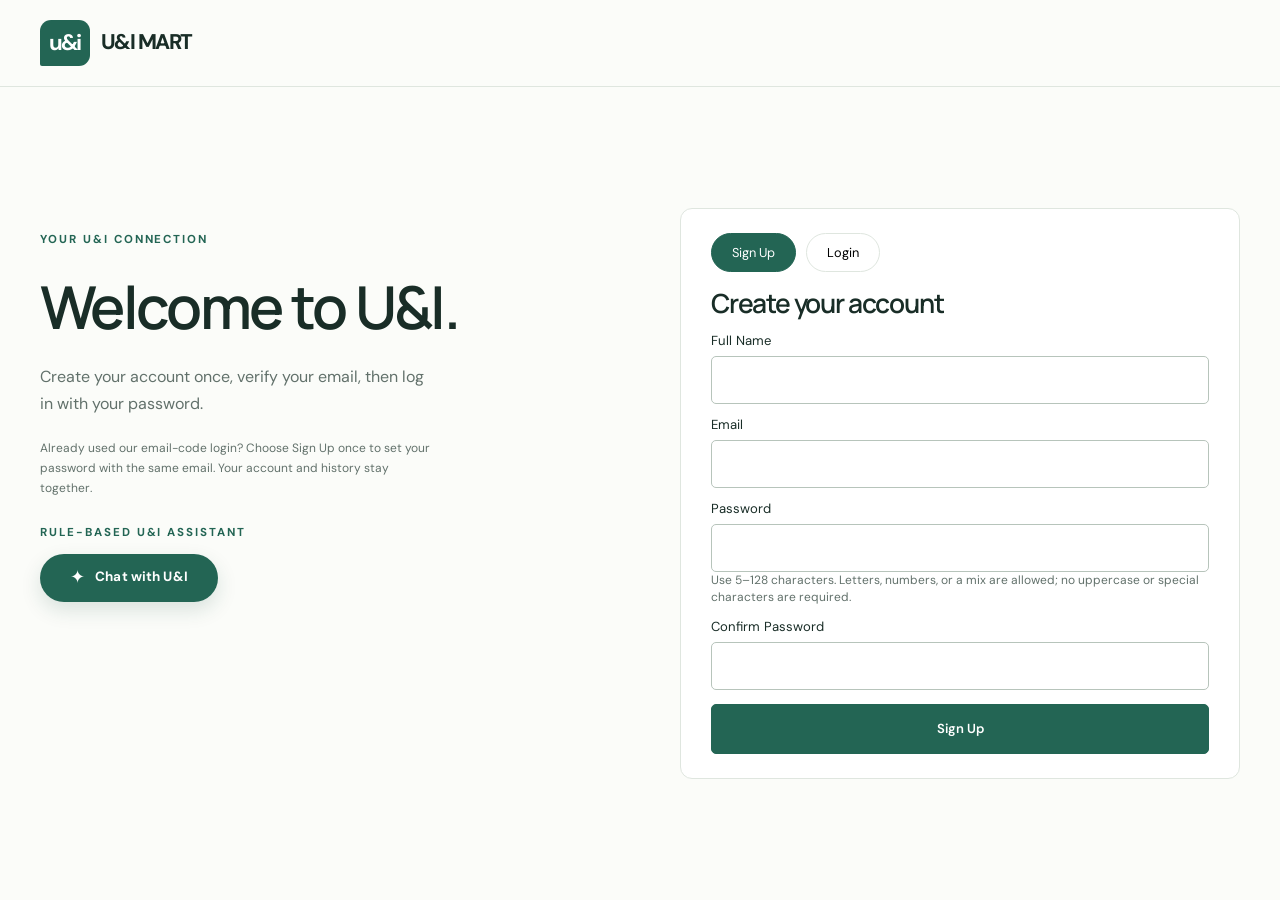
<file: index.html>
<!doctype html>
<html lang="en"><head><meta charset="utf-8"><meta name="viewport" content="width=device-width,initial-scale=1">
<title>U&amp;I Mart | One company. Three specialized branches.</title><meta name="description" content="Discover U&amp;I Mart: electronics in Abu Dhabi, furniture in Dubai, and hardware in Sharjah. Kitchen items across all three branches.">
<meta name="theme-color" content="#236554"><link rel="stylesheet" href="./assets/css/main.css?v=20260927-1"><link rel="stylesheet" href="./ai-assistant/css/ai-chatbot.css?v=20260923-1"><link rel="icon" type="image/svg+xml" href="./assets/images/favicon.svg"></head>
<body data-page="home" data-theme="home"><a class="skip-link" href="#main">Skip to content</a>
<header class="site-header" id="site-header"></header><div id="preview-notice" hidden class="preview-notice">Preview website · Products and promotions shown by the assistant are sample data.</div>
<main id="main"></main>
<noscript><p>This website requires JavaScript for navigation, branch information and the assistant.</p></noscript>
<footer class="site-footer" id="site-footer"></footer>
<script type="module" src="./assets/js/boot.js"></script></body></html>
</file>
<file: assets/css/main.css>
@import url('https://fonts.googleapis.com/css2?family=DM+Sans:wght@400;500;600;700&family=Manrope:wght@400;500;600;700;800&display=swap');
:root{--accent:#236554;--accent-dark:#174a3d;--accent-fill:var(--accent);--tint:#eaf1ed;--ink:#192d27;--muted:#62716b;--paper:#fbfcf9;--line:#dfe6df;--focus:#bc713c;--font-body:'DM Sans',sans-serif;--font-display:'Manrope',sans-serif}
body[data-theme="abu-dhabi"]{--accent:#7a1f3d;--accent-dark:#4d1026;--accent-fill:linear-gradient(135deg,#4d1026 0%,#7a1f3d 78%,#8b631d 100%);--tint:#f7eee9;--ink:#2d1820;--muted:#705a62;--line:#ead8d0;--focus:#9a6a18}
body[data-theme="dubai"]{--accent:#1556b8;--accent-dark:#0b2f6b;--accent-fill:linear-gradient(135deg,#0b2f6b 0%,#1556b8 76%,#0b7795 100%);--tint:#eaf4fb;--ink:#102a46;--muted:#526b80;--line:#d5e5f0;--focus:#087991}
body[data-theme="sharjah"]{--accent:#087461;--accent-dark:#064b42;--accent-fill:linear-gradient(135deg,#064b42 0%,#087461 76%,#0a766b 100%);--tint:#e8f5f1;--ink:#15362f;--muted:#526d66;--line:#d4e7e1;--focus:#08776c}
*{box-sizing:border-box}html{scroll-behavior:smooth;scroll-padding-top:110px}body{margin:0;background:var(--paper);color:var(--ink);font-family:var(--font-body);line-height:1.65}a{color:inherit;text-decoration:none}button,input,select{font:inherit}button,a,input,select{ -webkit-tap-highlight-color:transparent}button{cursor:pointer}button:disabled{cursor:wait;opacity:.6}a:focus-visible,button:focus-visible,input:focus-visible,select:focus-visible{outline:3px solid var(--focus);outline-offset:4px}img{display:block;width:100%;object-fit:cover}h1,h2,h3,h4,p{margin:0}h1,h2,h3,h4{font-family:var(--font-display);line-height:1.2;letter-spacing:-.045em}h1{font-size:clamp(2.6rem,4.8vw,4.65rem);font-weight:600}h2{font-size:clamp(2rem,3.2vw,2.85rem);font-weight:600}h3{font-size:1.5rem}p{color:var(--muted)}[hidden]{display:none!important}.container{width:min(1240px,calc(100% - 80px));margin:auto}.eyebrow{font-size:.72rem;text-transform:uppercase;letter-spacing:.17em;font-weight:700;color:var(--accent);margin-bottom:18px}.site-header{position:sticky;top:0;z-index:100;background:rgba(251,252,249,.97);border-bottom:1px solid var(--line)}.header-inner{height:86px;display:flex;align-items:center;justify-content:space-between;gap:25px}.logo{display:flex;align-items:center;gap:11px;flex-shrink:0}.logo-mark{background:var(--accent-fill);color:white;border-radius:11px 11px 11px 2px;padding:5px 9px;font-size:1.4rem;font-weight:700;letter-spacing:-.08em}.logo-name{font-size:1.33rem;font-weight:800;letter-spacing:-.07em}.logo small{display:block;font-size:.53rem;letter-spacing:.19em;font-weight:500;line-height:1.3}.nav{display:flex;align-items:center;gap:25px;font-size:.79rem;font-weight:500}.nav a{padding:9px 0;white-space:nowrap}.nav a[aria-current=page]{color:var(--accent);box-shadow:0 2px var(--accent)}.mobile-toggle{display:none;border:1px solid var(--line);background:white;border-radius:6px;padding:8px 13px}.button{display:inline-flex;align-items:center;justify-content:center;gap:20px;border:1px solid var(--accent);border-radius:5px;background:var(--accent-fill);color:white;padding:13px 22px;font-size:.82rem;font-weight:600;transition:background .2s,transform .2s}.button:hover{background:var(--accent-dark);transform:translateY(-2px)}.button.secondary{background:transparent;color:var(--accent)}.button.secondary:hover{background:var(--tint)}.button.light{background:white;color:var(--accent);border-color:white}.button-row{display:flex;gap:12px;flex-wrap:wrap;margin-top:28px}.hero{padding:55px 0 42px}.hero-grid{display:grid;grid-template-columns:1fr 1.03fr;gap:60px;align-items:center}.hero-copy{padding:20px 0}.hero h1 span{color:var(--accent)}.hero-copy>p:not(.eyebrow){font-size:.95rem;max-width:435px;margin-top:24px}.hero-note{display:flex;gap:10px;align-items:center;margin-top:32px;color:var(--muted);font-size:.73rem}.dot{display:inline-block;width:7px;height:7px;background:var(--accent);border-radius:50%}.hero-visual{position:relative;padding-bottom:28px}.hero-visual>img{height:480px;border-radius:100px 8px 8px 8px;background:#d8d3c7}.photo-caption{position:absolute;top:18px;right:18px;font-size:.61rem;padding:5px 9px;background:#ffffffd9;border-radius:20px}.visual-label{position:absolute;bottom:0;left:-27px;background:white;border:1px solid var(--line);box-shadow:0 8px 35px #182d2710;border-radius:7px;padding:18px 23px;display:flex;align-items:center;gap:18px}.visual-label strong{font-size:1.8rem;color:var(--accent);line-height:1}.visual-label span{font-size:.73rem;color:var(--muted)}.hero-index{position:absolute;bottom:48px;right:20px;display:flex;gap:7px}.hero-index button{border:1px solid white;color:white;background:#16332a99;border-radius:50%;height:34px;width:34px}.hero-index button[aria-pressed=true]{background:white;color:var(--accent)}.trust-strip{display:flex;align-items:center;justify-content:space-between;padding:25px 0;border-top:1px solid var(--line);border-bottom:1px solid var(--line);gap:20px;font-size:.74rem;color:var(--muted)}.trust-strip span{display:flex;align-items:center;gap:12px}.trust-strip b{font-size:1.1rem;color:var(--accent)}.section{padding:72px 0}.section-heading{display:flex;justify-content:space-between;align-items:flex-end;gap:25px;margin-bottom:32px}.section-heading p:not(.eyebrow){max-width:330px;font-size:.84rem}.text-link{font-size:.82rem;color:var(--accent);font-weight:600;white-space:nowrap}.branch-grid{display:grid;grid-template-columns:repeat(3,1fr);gap:23px}.branch-card{background:white;border:1px solid var(--line);border-radius:8px;overflow:hidden}.branch-photo{position:relative;overflow:hidden}.branch-photo img{height:230px;transition:transform .4s;background:var(--tint)}.branch-card:hover img{transform:scale(1.035)}.branch-chip{position:absolute;left:15px;top:15px;border-radius:4px;background:#fffc;padding:4px 10px;font-size:.66rem;font-weight:700;letter-spacing:.06em}.branch-body{padding:23px}.branch-body .category{font-size:.7rem;letter-spacing:.02em;color:var(--accent);margin:8px 0 14px}.branch-body p{font-size:.81rem;min-height:53px}.branch-bottom{border-top:1px solid var(--line);margin-top:22px;padding-top:17px;display:flex;justify-content:space-between;align-items:center;font-size:.77rem;font-weight:700}.branch-bottom span{font-size:1.15rem}.soft-section{background:var(--tint)}.feature-grid{display:grid;grid-template-columns:repeat(3,1fr);gap:45px}.feature-icon{font-size:1.6rem;color:var(--accent);margin-bottom:17px}.feature-grid h3{font-size:1.16rem;margin-bottom:10px}.feature-grid p{font-size:.84rem}.assistant-banner{background:var(--accent-dark);color:white;border-radius:9px;padding:40px;display:flex;justify-content:space-between;gap:35px;align-items:center}.assistant-banner h2{font-size:2rem}.assistant-banner p{color:#e2ede8;font-size:.85rem;margin-top:12px;max-width:600px}.assistant-banner .eyebrow{color:#c9ddcb}.deals-grid{display:grid;grid-template-columns:repeat(3,1fr);gap:22px}.deal-card{border:1px solid var(--line);border-radius:8px;background:white;overflow:hidden}.deal-card>img{width:100%;height:auto;aspect-ratio:1/1;object-fit:cover;object-position:center}.deal-content{padding:25px}.deal-content .tag{display:inline-block;color:var(--accent);background:var(--tint);font-size:.68rem;padding:3px 8px;border-radius:4px;margin-bottom:17px}.deal-content h3{font-size:1.2rem;margin-bottom:12px}.deal-content p{font-size:.82rem}.deal-content .dates{font-size:.68rem;margin-top:20px;border-top:1px solid var(--line);padding-top:13px}.page-intro{padding:65px 0 40px}.page-intro h1{font-size:3.3rem}.page-intro p:not(.eyebrow){margin-top:18px;max-width:600px}.filters{display:flex;flex-wrap:wrap;gap:10px;margin-bottom:28px}.filter{border:1px solid var(--line);background:white;border-radius:30px;padding:8px 20px;font-size:.8rem}.filter[aria-pressed=true]{background:var(--accent-fill);color:white;border-color:var(--accent)}.contact-grid{display:grid;grid-template-columns:repeat(3,1fr);gap:22px}.contact-card{padding:28px;border:1px solid var(--line);border-radius:8px;background:white}.contact-card h3{margin-bottom:24px}.contact-card dt{font-size:.68rem;letter-spacing:.07em;text-transform:uppercase;color:var(--accent);margin-top:19px}.contact-card dd{margin:5px 0;font-size:.84rem;color:var(--muted);overflow-wrap:anywhere}.contact-actions{display:flex;flex-wrap:wrap;gap:15px;margin-top:23px;font-size:.78rem;text-decoration:underline}.empty-state{padding:30px;background:var(--tint);border-radius:8px;color:var(--muted);grid-column:1/-1}.preview-notice{font-size:.72rem;background:#fff4dc;color:#6f4c0b;padding:9px 20px;text-align:center}.status{font-size:.84rem;margin:18px 0;white-space:pre-wrap}.status.error{color:#a12823}.login-layout{display:grid;grid-template-columns:1fr 1fr;gap:80px;align-items:start;padding:70px 0;min-height:600px}.login-story h1{font-size:3.7rem}.login-story p{margin:22px 0;max-width:400px}.login-card{background:white;border:1px solid var(--line);border-radius:12px;padding:38px}.login-card h2{font-size:1.65rem}.login-card>p{font-size:.84rem;margin:13px 0 25px}label{display:block;font-size:.82rem;margin:17px 0 6px}input,select{width:100%;border:1px solid #b7c4bb;border-radius:5px;background:white;padding:12px;color:var(--ink)}.login-card .button{width:100%;margin-top:20px}.small{font-size:.75rem}.site-footer{border-top:1px solid var(--line);padding:44px 0 25px;background:#f3f5ef}.footer-grid{display:grid;grid-template-columns:2fr 1fr 1fr;gap:50px}.footer-grid p{font-size:.78rem;max-width:300px;margin-top:18px}.footer-grid h3{font-size:.8rem;letter-spacing:0;margin-bottom:12px}.footer-grid a:not(.logo){display:block;font-size:.75rem;color:var(--muted);margin:7px 0}.footer-bottom{border-top:1px solid var(--line);margin-top:35px;padding-top:18px;display:flex;justify-content:space-between;font-size:.66rem;color:var(--muted)}.skip-link{position:fixed;top:-100px;left:20px;background:white;padding:12px;z-index:9999}.skip-link:focus{top:10px}.visually-hidden{position:absolute;width:1px;height:1px;overflow:hidden;clip:rect(0,0,0,0)}
@media(min-width:1500px){.hero{padding-top:75px}.hero-visual>img{height:520px}}
@media(max-width:1050px){.container{width:calc(100% - 48px)}.nav{gap:15px}.hero-grid{gap:30px}.hero-visual>img{height:420px}.visual-label{left:-10px}.branch-photo img{height:190px}.login-layout{gap:40px}}
@media(max-width:800px){.header-inner{height:73px}.mobile-toggle{display:block}.nav{display:none;position:absolute;top:73px;left:0;right:0;background:var(--paper);padding:20px 24px;border-bottom:1px solid var(--line);flex-direction:column;align-items:stretch;gap:5px}.nav.is-open{display:flex}.nav a{padding:10px}.hero-grid{grid-template-columns:1fr 1fr;gap:22px}.hero h1{font-size:2.6rem}.hero-visual>img{height:380px}.hero-copy>p:not(.eyebrow){font-size:.86rem}.hero-note{font-size:.67rem}.branch-grid,.deals-grid,.contact-grid{grid-template-columns:1fr}.branch-card{display:grid;grid-template-columns:1fr 1.2fr}.branch-photo img{height:100%;min-height:250px}.feature-grid{gap:25px}.section{padding:50px 0}.section-heading{align-items:start}.trust-strip{display:grid;grid-template-columns:1fr 1fr}.login-layout{grid-template-columns:1fr;gap:30px}.login-story h1{font-size:2.7rem}.login-story p{max-width:100%}.assistant-banner{padding:30px}.footer-grid{gap:25px}}
@media(max-width:580px){.container{width:calc(100% - 36px)}.hero{padding:25px 0 30px}.hero-grid{grid-template-columns:1fr;gap:30px}.hero h1{font-size:3rem;max-width:400px}.hero-copy{padding:8px 0}.hero-visual>img{height:320px;border-top-left-radius:65px}.hero-note{margin-top:22px}.visual-label{left:12px;padding:13px 19px}.section-heading{flex-direction:column;gap:15px}.section-heading p:not(.eyebrow){max-width:100%}.branch-card{display:block}.branch-photo img{height:230px;min-height:0}.branch-body p{min-height:0}.feature-grid{grid-template-columns:1fr;gap:30px}.assistant-banner{flex-direction:column;align-items:start}.assistant-banner h2{font-size:1.7rem}.trust-strip{gap:14px;font-size:.67rem}.trust-strip span{gap:7px}.footer-grid{grid-template-columns:1fr 1fr}.footer-brand{grid-column:1/-1}.footer-bottom{flex-direction:column;gap:8px;padding-bottom:50px}.page-intro h1{font-size:2.7rem}.page-intro{padding:40px 0 25px}.login-card{padding:25px}.login-layout{padding:40px 0}.button{padding:12px 17px}.contact-card{padding:24px}}
@media(prefers-reduced-motion:reduce){html{scroll-behavior:auto}*,*::before,*::after{animation:none!important;transition:none!important}}
.account-menu{position:relative;max-width:240px}.account-menu summary{cursor:pointer;overflow-wrap:anywhere;padding:10px;list-style:none}.account-panel{position:absolute;right:0;top:100%;z-index:100;background:var(--paper);border:1px solid var(--line);border-radius:8px;padding:18px;min-width:240px;max-width:calc(100vw - 48px);display:grid;gap:10px;overflow-wrap:anywhere;box-shadow:0 8px 24px #0002}.account-panel span{font-size:.8rem}.account-panel .button{width:100%}.contact-form-card{max-width:720px}textarea{width:100%;font:inherit;padding:12px;border:1px solid var(--line);border-radius:6px;resize:vertical}#contact-identity{overflow-wrap:anywhere}#auth-status.error{color:#9b2525}
@media(max-width:800px){.account-menu{max-width:100%}.account-panel{position:static;min-width:0;width:100%}}

@media(max-width:800px){.nav.is-open{max-height:calc(100dvh - 110px);overflow-y:auto}}
.login-layout{grid-template-columns:minmax(0,1fr) minmax(340px,1fr);gap:80px;align-content:start}.login-left{min-width:0}.login-story{min-width:0}.login-card{align-self:start}.login-assistant{min-width:0;margin-top:24px}.login-assistant>.eyebrow{margin-bottom:12px}
@media(max-width:1050px){.login-layout{column-gap:40px}}
@media(max-width:800px){.login-layout{display:flex;flex-direction:column;gap:30px}.login-left{display:contents}.login-story,.login-card,.login-assistant{width:100%}.login-story{order:1}.login-card{order:2}.login-assistant{order:3;margin-top:0}}
.inline-loader{display:block;width:22px;height:22px;margin:22px 0;border:2px solid var(--line);border-top-color:var(--accent);border-radius:50%;animation:inline-loader .7s linear infinite}@keyframes inline-loader{to{transform:rotate(360deg)}}
.featured-deal-card{display:flex;flex-direction:column;min-width:0}.featured-deal-card .deal-content{display:flex;flex:1;flex-direction:column}.featured-deal-card .dates{margin-top:auto}.featured-discount{margin-top:8px;color:var(--accent);font-weight:700}.featured-deal-empty .deal-content{min-height:245px}.featured-deal-empty h3{margin-top:4px}.deal-image-fallback{width:100%;height:auto;aspect-ratio:1/1;display:grid;place-items:center;background:var(--tint);color:var(--muted);font-size:.78rem;text-align:center;padding:20px}
@media(min-width:801px){body[data-page="login"] .login-layout{padding:24px 0;min-height:0}body[data-page="login"] .login-card{padding:24px 30px}body[data-page="login"] .login-card .filters{margin-bottom:16px}body[data-page="login"] .login-card label{margin:10px 0 4px}body[data-page="login"] .login-card input{padding:10px 12px}body[data-page="login"] .login-card .button{margin-top:14px}body[data-page="login"] .login-card #auth-status:empty{display:none}body[data-page="login"] .login-card .small{line-height:1.4}}
@media(min-width:801px){body[data-page="login"] #main{min-height:calc(100dvh - 87px);display:flex;align-items:center}}
</file>
<file: ai-assistant/css/ai-chatbot.css>
.ai-assistant{--ai-green:#236554;--ai-dark:#123f35;--ai-ink:#142d27;--ai-line:#dce8e4;font-family:inherit}.ai-launcher{position:fixed;right:24px;bottom:24px;z-index:4800;min-height:54px;padding:0 20px;border:0;border-radius:999px;display:flex;align-items:center;gap:10px;background:linear-gradient(135deg,var(--ai-dark),var(--ai-green));color:#fff;box-shadow:0 14px 36px rgba(18,63,53,.3);font:inherit;cursor:pointer}.ai-launcher span{font-size:20px}.ai-launcher:hover{transform:translateY(-2px)}.ai-launcher[aria-expanded=true]{visibility:hidden;opacity:0}.ai-panel{position:fixed;right:24px;bottom:24px;z-index:4801;width:min(410px,calc(100vw - 32px));height:min(620px,calc(100dvh - 48px));max-height:calc(100dvh - 48px);min-height:390px;border:1px solid rgba(35,101,84,.18);border-radius:24px;display:flex;flex-direction:column;overflow:hidden;background:#fff;box-shadow:0 26px 80px rgba(17,48,40,.28);opacity:0;visibility:hidden;pointer-events:none;transform:translateY(16px) scale(.97);transform-origin:bottom right;transition:opacity .18s ease,transform .18s ease,visibility .18s ease}.ai-panel.is-open{opacity:1;visibility:visible;pointer-events:auto;transform:none}.ai-header{flex:0 0 auto;padding:16px;display:flex;align-items:center;gap:12px;background:linear-gradient(125deg,var(--ai-dark),var(--ai-green));color:#fff}.ai-mark{width:42px;height:42px;border-radius:14px;display:grid;place-items:center;background:rgba(255,255,255,.16);border:1px solid rgba(255,255,255,.24);font-weight:700}.ai-header>div{min-width:0;flex:1}.ai-header h2{margin:0;color:#fff;font-size:15px;line-height:1.3}.ai-header p{margin:3px 0 0;display:flex;align-items:center;gap:7px;font-size:12px;color:rgba(255,255,255,.85)}.ai-header p i{width:7px;height:7px;border-radius:50%;background:#aaf08d;box-shadow:0 0 0 3px rgba(170,240,141,.18)}.ai-close{width:38px;height:38px;border:0;border-radius:50%;background:rgba(255,255,255,.12);color:#fff;font-size:24px;cursor:pointer}.ai-messages{min-height:0;flex:1;overflow-y:auto;overscroll-behavior:contain;padding:18px;background:linear-gradient(#f4f9f7,#fff 35%);scrollbar-width:thin}.ai-message{display:flex;margin-bottom:12px}.ai-message.is-user{justify-content:flex-end}.ai-bubble{max-width:88%;padding:11px 13px;border-radius:7px 17px 17px;background:#fff;color:var(--ai-ink);box-shadow:0 2px 12px rgba(20,45,39,.08);font-size:13px;line-height:1.5;white-space:pre-wrap;overflow-wrap:anywhere}.is-user .ai-bubble{border-radius:17px 17px 7px;background:var(--ai-green);color:#fff}.ai-bubble.is-error{border:1px solid #f0caca;background:#fff5f5;color:#852727}.ai-bubble.is-thinking{color:#60736e;font-style:italic}.ai-quick{display:grid;grid-template-columns:1fr 1fr;gap:8px;margin:4px 0 16px}.ai-quick button{min-height:40px;padding:8px;border:1px solid var(--ai-line);border-radius:12px;background:#fff;color:var(--ai-dark);font:inherit;font-size:12px;cursor:pointer}.ai-quick button:hover{border-color:var(--ai-green);background:#eff8f5}.ai-form{flex:0 0 auto;padding:12px;display:flex;gap:8px;border-top:1px solid var(--ai-line);background:#fff}.ai-form input{min-width:0;flex:1;height:46px;padding:0 14px;border:1px solid #cbdad5;border-radius:14px;background:#f8fbfa;color:var(--ai-ink);font:inherit;font-size:13px}.ai-form input:focus{outline:3px solid rgba(35,101,84,.12);border-color:var(--ai-green);background:#fff}.ai-form button{width:46px;height:46px;border:0;border-radius:14px;background:var(--ai-green);color:#fff;font-size:22px;cursor:pointer}.ai-form button:disabled{opacity:.55;cursor:wait}.ai-product-list{display:grid;gap:8px;margin-top:10px}.ai-product{padding:10px;border:1px solid var(--ai-line);border-left:3px solid var(--ai-green);border-radius:12px;display:grid;gap:4px;background:#fff}.ai-product-name{font-size:13px}.ai-product-place,.ai-product small,.ai-branch span,.ai-branch small{display:block;color:#62746f;font-size:11px}.ai-product-facts{display:flex;justify-content:space-between;align-items:center;gap:8px}.ai-stock{padding:3px 7px;border-radius:999px;font-size:10px;font-weight:700;background:#eef1f0}.ai-stock.is-in{color:#245f1c;background:#e8f6e4}.ai-stock.is-out{color:#8e231d;background:#ffebe9}.ai-deal,.ai-branch{margin-top:8px;padding:9px;border-radius:10px;background:#edf7f3;font-size:11px}.ai-branch{display:grid;gap:3px}.ai-launcher:focus-visible,.ai-close:focus-visible,.ai-form button:focus-visible,.ai-quick button:focus-visible{outline:3px solid rgba(35,101,84,.28);outline-offset:3px}@media(max-width:560px){.ai-launcher{right:14px;bottom:14px;min-height:50px;padding:0 16px}.ai-panel{right:8px;bottom:8px;width:calc(100vw - 16px);height:calc(100dvh - 16px);max-height:calc(100dvh - 16px);min-height:0;border-radius:20px}.ai-messages{padding:14px}.ai-bubble{max-width:92%}}@media(max-width:360px){.ai-launcher b{font-size:12px}.ai-quick{grid-template-columns:1fr}.ai-header{padding:12px}.ai-form{padding:9px}}
</file>
<file: assets/css/chatbot.css>
.ui-chatbot {
    --chat-green: #236554;
    --chat-green-dark: #174a3d;
    --chat-blue: #236554;
    --chat-blue-dark: #174a3d;
    --chat-text: #182230;
    --chat-muted: #667085;
    --chat-border: #e4e7ec;
    font-family: var(--font-body, 'Poppins', sans-serif);
}

.ui-chat-launcher {
    position: fixed;
    right: 1.5rem;
    bottom: 1.5rem;
    z-index: 5002;
    width: 62px;
    height: 62px;
    border: 0;
    border-radius: 50%;
    display: inline-flex;
    align-items: center;
    justify-content: center;
    background: linear-gradient(135deg, var(--chat-green), var(--chat-blue));
    color: #fff;
    box-shadow: 0 10px 30px rgba(44, 58, 133, 0.32);
    cursor: pointer;
    font-size: 1.55rem;
    transition: transform 180ms ease, box-shadow 180ms ease, right 220ms ease;
}

.ui-chat-launcher:hover {
    transform: translateY(-3px) scale(1.03);
    box-shadow: 0 14px 34px rgba(44, 58, 133, 0.4);
}

.ui-chat-launcher:active {
    transform: scale(0.97);
}

.ui-chat-launcher[aria-expanded="true"] {
    opacity: 0;
    visibility: hidden;
    pointer-events: none;
}

.ui-chat-launcher:focus-visible,
.ui-chat-close:focus-visible,
.ui-chat-quick-action:focus-visible,
.ui-chat-send:focus-visible,
.ui-chat-action:focus-visible,
.ui-chat-input:focus-visible {
    outline: 3px solid rgba(59, 75, 168, 0.35);
    outline-offset: 3px;
}

.ui-chat-panel {
    position: fixed;
    right: 1.5rem;
    bottom: 6.4rem;
    z-index: 5001;
    width: min(390px, calc(100vw - 2rem));
    height: min(580px, calc(100vh - 8.5rem));
    height: min(580px, calc(100dvh - 8.5rem));
    min-height: 360px;
    overflow: hidden;
    display: flex;
    flex-direction: column;
    background: #fff;
    border: 1px solid rgba(59, 75, 168, 0.14);
    border-radius: 22px;
    box-shadow: 0 24px 70px rgba(16, 24, 40, 0.24);
    opacity: 0;
    visibility: hidden;
    pointer-events: none;
    transform: translateY(18px) scale(0.97);
    transform-origin: bottom right;
    transition: opacity 180ms ease, transform 180ms ease, visibility 180ms ease;
}

.ui-chat-panel.is-open {
    opacity: 1;
    visibility: visible;
    pointer-events: auto;
    transform: translateY(0) scale(1);
}

.ui-chat-header {
    flex: 0 0 auto;
    min-height: 68px;
    padding: 0.68rem 0.9rem;
    display: flex;
    align-items: center;
    gap: 0.75rem;
    color: #fff;
    background: linear-gradient(120deg, var(--chat-blue-dark), var(--chat-blue) 55%, var(--chat-green-dark));
}

.ui-chat-brand-icon {
    flex: 0 0 42px;
    width: 42px;
    height: 42px;
    border-radius: 13px;
    display: inline-flex;
    align-items: center;
    justify-content: center;
    background: rgba(255, 255, 255, 0.18);
    border: 1px solid rgba(255, 255, 255, 0.28);
    font-size: 1.15rem;
}

.ui-chat-heading {
    min-width: 0;
    flex: 1;
}

.ui-chat-heading h2 {
    color: #fff;
    font-size: 0.98rem;
    line-height: 1.3;
    font-weight: 600;
    margin: 0;
}

.ui-chat-subtitle {
    margin-top: 0.18rem;
    display: flex;
    align-items: center;
    gap: 0.4rem;
    color: rgba(255, 255, 255, 0.9);
    font-size: 0.76rem;
}

.ui-chat-status-dot {
    width: 8px;
    height: 8px;
    border-radius: 50%;
    background: #b8f29f;
    box-shadow: 0 0 0 3px rgba(184, 242, 159, 0.18);
}

.ui-chat-close {
    flex: 0 0 38px;
    width: 38px;
    height: 38px;
    border: 0;
    border-radius: 50%;
    display: inline-flex;
    align-items: center;
    justify-content: center;
    background: rgba(255, 255, 255, 0.13);
    color: #fff;
    cursor: pointer;
    font-size: 1rem;
    transition: background 160ms ease;
}

.ui-chat-close:hover {
    background: rgba(255, 255, 255, 0.24);
}

.ui-chat-messages {
    flex: 1 1 auto;
    min-height: 0;
    overflow-y: auto;
    overscroll-behavior: contain;
    padding: 1rem;
    background: linear-gradient(180deg, #f8fafc 0%, #fff 42%);
    scrollbar-width: thin;
    scrollbar-color: #c2c9d2 transparent;
}

.ui-chat-messages::-webkit-scrollbar {
    width: 5px;
}

.ui-chat-messages::-webkit-scrollbar-track {
    background: transparent;
}

.ui-chat-messages::-webkit-scrollbar-thumb {
    background: #c2c9d2;
    border-radius: 999px;
}

.ui-chat-messages::-webkit-scrollbar-thumb:hover {
    background: #98a2b3;
}

.ui-chat-message {
    display: flex;
    align-items: flex-end;
    gap: 0.5rem;
    margin-bottom: 0.85rem;
}

.ui-chat-message--user {
    justify-content: flex-end;
}

.ui-chat-avatar {
    flex: 0 0 30px;
    width: 30px;
    height: 30px;
    border-radius: 10px;
    display: inline-flex;
    align-items: center;
    justify-content: center;
    background: var(--chat-green);
    color: #fff;
    font-size: 0.78rem;
}

.ui-chat-message-content {
    max-width: calc(100% - 40px);
}

.ui-chat-message--user .ui-chat-message-content {
    max-width: 82%;
}

.ui-chat-bubble {
    width: fit-content;
    max-width: 100%;
    padding: 0.72rem 0.85rem;
    border-radius: 6px 16px 16px 16px;
    background: #fff;
    color: var(--chat-text);
    box-shadow: 0 2px 10px rgba(16, 24, 40, 0.08);
    font-size: 0.86rem;
    line-height: 1.55;
    white-space: pre-wrap;
    overflow-wrap: anywhere;
}

.ui-chat-message--user .ui-chat-bubble {
    margin-left: auto;
    border-radius: 16px 16px 6px 16px;
    color: #fff;
    background: var(--chat-blue);
    box-shadow: 0 3px 12px rgba(59, 75, 168, 0.2);
}

.ui-chat-bubble--error {
    color: #8a1c1c;
    background: #fff3f3;
    border: 1px solid #ffd2d2;
}

.ui-chat-quick-actions {
    display: flex;
    flex-wrap: wrap;
    gap: 0.45rem;
    margin: -0.2rem 0 1rem 2.4rem;
}

.ui-chat-quick-action {
    min-height: 34px;
    padding: 0.42rem 0.68rem;
    border: 1px solid rgba(59, 75, 168, 0.24);
    border-radius: 999px;
    background: #fff;
    color: var(--chat-blue-dark);
    font: inherit;
    font-size: 0.73rem;
    font-weight: 500;
    cursor: pointer;
    transition: background 160ms ease, color 160ms ease, border-color 160ms ease;
}

.ui-chat-quick-action:hover {
    color: #fff;
    background: var(--chat-blue);
    border-color: var(--chat-blue);
}

.ui-chat-typing {
    min-width: 58px;
    display: inline-flex;
    align-items: center;
    justify-content: center;
    gap: 4px;
}

.ui-chat-typing span {
    width: 7px;
    height: 7px;
    border-radius: 50%;
    background: #98a2b3;
    animation: ui-chat-dot 1.15s infinite ease-in-out;
}

.ui-chat-typing span:nth-child(2) {
    animation-delay: 140ms;
}

.ui-chat-typing span:nth-child(3) {
    animation-delay: 280ms;
}

@keyframes ui-chat-dot {
    0%, 60%, 100% { transform: translateY(0); opacity: 0.45; }
    30% { transform: translateY(-4px); opacity: 1; }
}

.ui-chat-products,
.ui-chat-delivery,
.ui-chat-contact {
    display: grid;
    gap: 0.55rem;
    margin-top: 0.55rem;
}

.ui-chat-product-card {
    padding: 0.75rem;
    border: 1px solid var(--chat-border);
    border-left: 4px solid var(--chat-green);
    border-radius: 12px;
    background: #fff;
    box-shadow: 0 2px 8px rgba(16, 24, 40, 0.05);
}

.ui-chat-product-name {
    color: var(--chat-blue-dark);
    font-size: 0.85rem;
    font-weight: 700;
    overflow-wrap: anywhere;
}

.ui-chat-product-category,
.ui-chat-product-meta,
.ui-chat-delivery-note {
    margin-top: 0.2rem;
    color: var(--chat-muted);
    font-size: 0.73rem;
    line-height: 1.45;
}

.ui-chat-product-details {
    margin-top: 0.5rem;
    display: flex;
    align-items: center;
    justify-content: space-between;
    gap: 0.5rem;
    flex-wrap: wrap;
}

.ui-chat-product-price {
    color: var(--chat-text);
    font-size: 0.86rem;
    font-weight: 700;
}

.ui-chat-stock {
    padding: 0.25rem 0.48rem;
    border-radius: 999px;
    font-size: 0.68rem;
    font-weight: 700;
}

.ui-chat-stock--in {
    color: #27651c;
    background: #e8f7e2;
}

.ui-chat-stock--out {
    color: #912018;
    background: #ffebe9;
}

.ui-chat-delivery-areas {
    display: flex;
    flex-wrap: wrap;
    gap: 0.4rem;
}

.ui-chat-delivery-chip {
    padding: 0.32rem 0.55rem;
    border-radius: 999px;
    color: var(--chat-blue-dark);
    background: #edf0ff;
    font-size: 0.7rem;
    font-weight: 500;
}

.ui-chat-contact {
    grid-template-columns: repeat(3, minmax(0, 1fr));
}

.ui-chat-action {
    min-height: 38px;
    padding: 0.45rem 0.35rem;
    border: 1px solid var(--chat-border);
    border-radius: 10px;
    display: inline-flex;
    align-items: center;
    justify-content: center;
    gap: 0.32rem;
    background: #fff;
    color: var(--chat-blue-dark);
    text-decoration: none;
    font-size: 0.7rem;
    font-weight: 600;
    transition: background 160ms ease, border-color 160ms ease;
}

.ui-chat-action:hover {
    background: #f3f5ff;
    border-color: rgba(59, 75, 168, 0.35);
}

.ui-chat-form {
    flex: 0 0 auto;
    padding: 0.75rem;
    display: flex;
    align-items: center;
    gap: 0.55rem;
    background: #fff;
    border-top: 1px solid var(--chat-border);
}

.ui-chat-input {
    min-width: 0;
    flex: 1;
    height: 46px;
    padding: 0 0.85rem;
    border: 1px solid #d0d5dd;
    border-radius: 13px;
    background: #f9fafb;
    color: var(--chat-text);
    font: inherit;
    font-size: 0.8rem;
    transition: border-color 160ms ease, background 160ms ease, box-shadow 160ms ease;
}

.ui-chat-input:focus {
    border-color: var(--chat-blue);
    background: #fff;
    box-shadow: 0 0 0 3px rgba(59, 75, 168, 0.1);
}

.ui-chat-input:disabled {
    cursor: wait;
    opacity: 0.75;
}

.ui-chat-send {
    flex: 0 0 42px;
    width: 42px;
    height: 42px;
    border: 0;
    border-radius: 13px;
    display: inline-flex;
    align-items: center;
    justify-content: center;
    color: #fff;
    background: var(--chat-green);
    cursor: pointer;
    font-size: 1rem;
    transition: background 160ms ease, transform 160ms ease, opacity 160ms ease;
}

.ui-chat-send:hover:not(:disabled) {
    background: var(--chat-green-dark);
    transform: translateY(-1px);
}

.ui-chat-send:disabled {
    cursor: not-allowed;
    opacity: 0.45;
}

.ui-chat-send.is-loading i {
    animation: ui-chat-spin 850ms linear infinite;
}

@keyframes ui-chat-spin {
    to { transform: rotate(360deg); }
}

.ui-chat-visually-hidden {
    position: absolute !important;
    width: 1px !important;
    height: 1px !important;
    padding: 0 !important;
    margin: -1px !important;
    overflow: hidden !important;
    clip: rect(0, 0, 0, 0) !important;
    white-space: nowrap !important;
    border: 0 !important;
}

@media (max-width: 480px) {
    .ui-chat-launcher {
        right: 0.8rem;
        bottom: 0.8rem;
        width: 56px;
        height: 56px;
        font-size: 1.35rem;
    }

    .ui-chat-panel {
        right: 0.5rem;
        bottom: 5rem;
        width: calc(100vw - 1rem);
        height: calc(100vh - 5.75rem);
        height: calc(100dvh - 5.75rem);
        min-height: 300px;
        max-height: 680px;
        border-radius: 18px;
    }

    .ui-chat-header {
        min-height: 64px;
        padding: 0.6rem 0.7rem;
    }

    .ui-chat-heading h2 {
        font-size: 0.88rem;
    }

    .ui-chat-messages {
        padding: 0.75rem;
    }

    .ui-chat-quick-actions {
        margin-left: 0;
    }
}

@media (max-width: 340px) {
    .ui-chat-contact {
        grid-template-columns: 1fr;
    }

    .ui-chat-message-content {
        max-width: calc(100% - 34px);
    }
}

@media (prefers-reduced-motion: reduce) {
    .ui-chatbot *,
    .ui-chatbot *::before,
    .ui-chatbot *::after {
        scroll-behavior: auto !important;
        animation-duration: 0.01ms !important;
        animation-iteration-count: 1 !important;
        transition-duration: 0.01ms !important;
    }
}

.ui-chat-panel{bottom:1.5rem;min-height:0}.ui-chat-launcher{background:#236554}.ui-chat-header{background:#174a3d}.ui-chat-status-dot{background:#c9ddcb}.ui-chat-avatar{font-size:.55rem}.ui-chat-brand-icon{font-size:.75rem}.ui-chat-input{font-size:16px}.ui-chat-product-meta{white-space:pre-wrap}.ui-chat-stock--in{color:#174a3d;background:#eaf1ed}@media(max-width:480px){.ui-chat-panel{bottom:.5rem;height:calc(100dvh - 1rem);max-height:680px}}
@media(max-width:480px){.ui-chat-panel{min-height:0;max-height:calc(100dvh - 1rem)}.ui-chat-messages{overscroll-behavior:contain}.ui-chat-form{padding-bottom:max(.75rem,env(safe-area-inset-bottom))}}

.ui-chatbot--embedded{position:static;min-width:0}
.ui-chatbot--embedded .ui-chat-panel{display:none;position:fixed;inset:auto auto 20px max(18px,calc((100vw - 1240px)/2));z-index:5001;width:min(420px,calc(100vw - 36px));height:min(540px,calc(100dvh - 40px));max-height:none;min-height:0;min-width:0;border-radius:18px;box-shadow:0 22px 60px #182d2740;transform-origin:bottom left}
.ui-chatbot--embedded .ui-chat-panel.is-open{display:flex;visibility:visible;opacity:1;transform:none}
.ui-chatbot--embedded .ui-chat-launcher{position:relative;inset:auto;display:inline-flex!important;visibility:visible;opacity:1;pointer-events:auto;margin:0;width:auto;min-width:178px;height:48px;padding:0 20px;gap:10px;border-radius:24px;box-shadow:0 8px 20px #174a3d25;transform:none}
.ui-chatbot--embedded .ui-chat-launcher[aria-expanded="true"]{visibility:hidden;opacity:0;pointer-events:none}
.ui-chat-launcher-icon{font-size:1.15rem}.ui-chat-launcher-label{font-size:.84rem;font-weight:700;letter-spacing:.01em;white-space:nowrap}
.ui-chatbot--embedded .ui-chat-close{display:flex}
.ui-chatbot--embedded .ui-chat-messages{flex:1 1 auto;min-height:0;overflow-y:auto}
.ui-chatbot--embedded .ui-chat-quick-actions{flex-wrap:wrap;min-width:0}
.ui-chatbot--embedded .ui-chat-quick-action{min-height:38px;max-width:100%;white-space:normal}
.ui-chatbot--embedded .ui-chat-form{min-width:0;width:100%}
.ui-chatbot--embedded .ui-chat-input{min-width:0;width:0;flex:1 1 auto}
@media(max-width:580px){.ui-chatbot--embedded .ui-chat-panel{inset:auto auto 12px 12px;width:calc(100vw - 24px);height:min(560px,calc(100dvh - 24px));border-radius:18px}.ui-chatbot--embedded .ui-chat-form{padding-bottom:max(.75rem,env(safe-area-inset-bottom))}.ui-chatbot--embedded .ui-chat-quick-actions{margin-left:0}}
</file>
<file: assets/css/dashboard.css>
.dashboard-shell{padding:45px 0 65px}.dashboard-header{display:flex;align-items:center;justify-content:space-between;gap:25px;margin-bottom:30px}.dashboard-header h1{font-size:2.6rem}.summary-grid{display:grid;grid-template-columns:repeat(4,1fr);gap:18px;margin:28px 0}.summary-card{border:1px solid var(--line);background:white;border-radius:8px;padding:23px}.summary-card strong{display:block;font-size:2rem;font-family:var(--font-display)}.summary-card span{font-size:.75rem;color:var(--muted)}.dashboard-tabs{display:flex;flex-wrap:wrap;gap:8px;border-bottom:1px solid var(--line);padding-bottom:20px}.dashboard-tabs button{font-size:.78rem}.records{margin-top:25px;display:grid;gap:15px}.record{border:1px solid var(--line);border-radius:8px;background:white;padding:22px;min-width:0}.record h3{font-size:1rem;margin-bottom:10px;letter-spacing:0}.record dl{display:grid;grid-template-columns:150px 1fr;gap:7px 20px;margin:0}.record dt{font-size:.74rem;color:var(--muted);text-transform:capitalize}.record dd{margin:0;font-size:.8rem;white-space:pre-wrap;overflow-wrap:anywhere;min-width:0}.record details{margin-top:15px;border-top:1px solid var(--line);padding-top:12px}.record summary{cursor:pointer;font-size:.8rem;color:var(--accent)}.record pre{font-size:.75rem;white-space:pre-wrap;overflow-wrap:anywhere;max-height:350px;overflow:auto;background:var(--tint);padding:15px}.pagination{display:flex;align-items:center;justify-content:space-between;gap:20px;margin-top:25px}.pagination span{font-size:.8rem}.dashboard-message{max-width:650px;padding:60px 0 100px}.dashboard-message h1{font-size:2.6rem}.dashboard-message p{margin:20px 0}@media(max-width:650px){.summary-grid{grid-template-columns:1fr 1fr;gap:12px}.summary-card{padding:16px}.dashboard-header{align-items:start;flex-direction:column}.dashboard-header h1{font-size:2.2rem}.record dl{grid-template-columns:1fr;gap:3px}.record dd{margin-bottom:10px}.pagination{gap:10px}.pagination .button{padding:10px}.dashboard-tabs{gap:7px}.dashboard-tabs button{padding:7px 12px}}
.record{overflow-wrap:anywhere}
</file>
